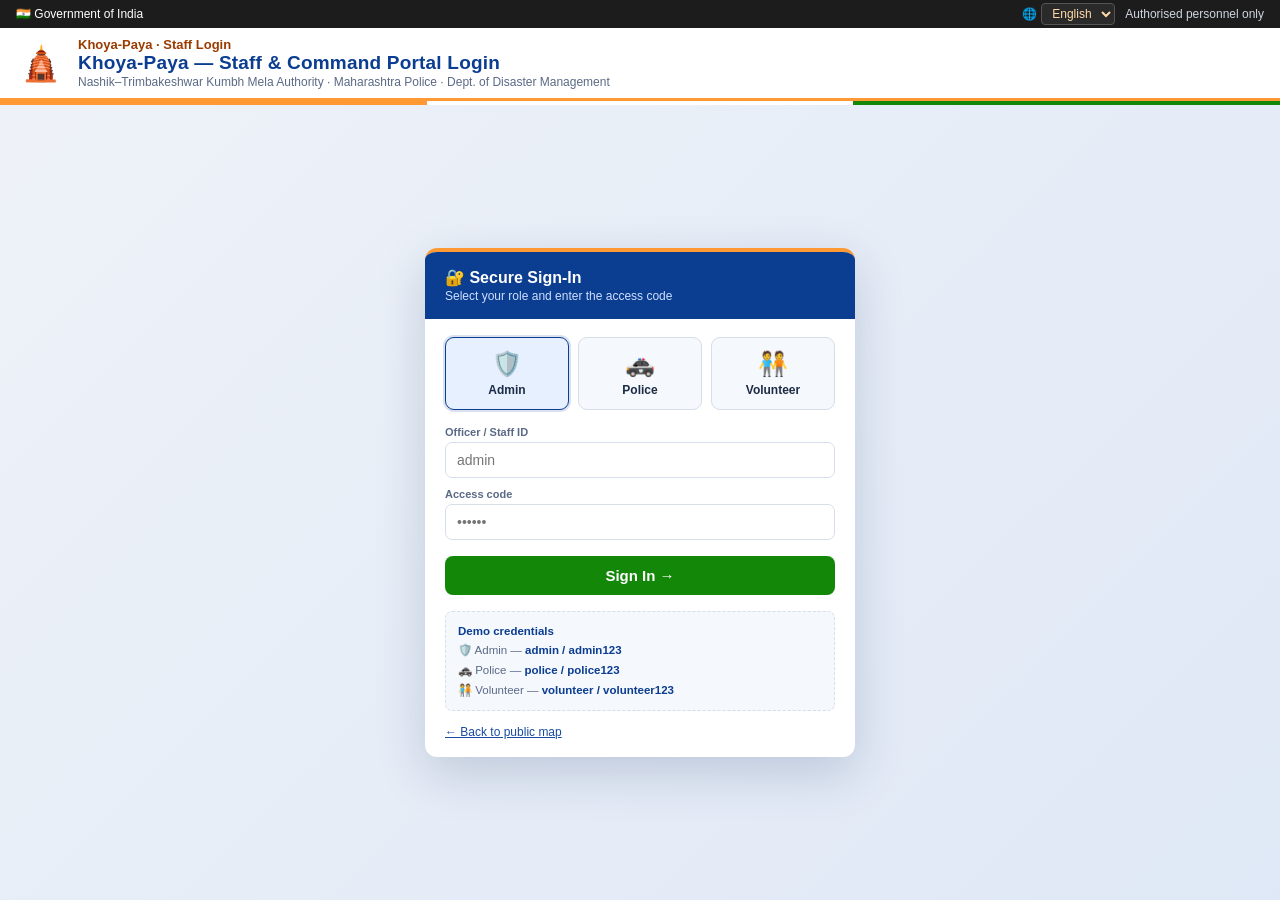
<file: app/web/login.html>
<!DOCTYPE html>
<html lang="en">
<head>
<meta charset="utf-8"/>
<meta name="viewport" content="width=device-width, initial-scale=1"/>
<title>Staff Login | Khoya-Paya Command Center</title>
<link rel="stylesheet" href="style.css"/>
<style>
  body{display:block;overflow:auto}
  .login-wrap{min-height:100vh;display:flex;flex-direction:column}
  .login-body{flex:1;display:grid;place-items:center;padding:30px 16px;
    background:linear-gradient(135deg,#eef2f8,#dfe8f6)}
  .card{width:430px;max-width:94vw;background:#fff;border-radius:12px;overflow:hidden;
    box-shadow:0 16px 50px rgba(11,40,90,.18);border-top:4px solid var(--saffron)}
  .card-head{background:var(--navy);color:#fff;padding:16px 20px}
  .card-head b{font-size:16px}.card-head div{font-size:12px;color:#cfe0ff;margin-top:2px}
  .card-body{padding:18px 20px}
  .roles{display:grid;grid-template-columns:1fr 1fr 1fr;gap:9px;margin-bottom:16px}
  .role{border:1.5px solid var(--line);border-radius:9px;padding:12px 6px;text-align:center;cursor:pointer;
    transition:.15s;background:var(--panel2)}
  .role .ic{font-size:24px}.role .nm{font-size:12px;font-weight:600;margin-top:5px;color:var(--ink)}
  .role.on{border-color:var(--navy);background:#e7f0ff;box-shadow:0 0 0 2px rgba(11,61,145,.15)}
  .lf label{display:block;font-size:11px;color:var(--mut);font-weight:600;margin:10px 0 4px}
  .lf input{width:100%;border:1px solid var(--line);border-radius:7px;padding:9px 11px;font:inherit;font-size:14px}
  .lf input:focus{outline:none;border-color:var(--navy)}
  .signin{width:100%;margin-top:16px;background:var(--green);color:#fff;border:none;border-radius:8px;
    padding:11px;font-size:15px;font-weight:600;cursor:pointer}
  .signin:hover{filter:brightness(1.08)}
  .err{background:#fde7e9;border:1px solid #f3c0c5;color:var(--bad);font-size:12px;padding:8px 11px;
    border-radius:6px;margin-top:12px;display:none}
  .err.show{display:block}
  .demo{margin-top:16px;font-size:11.5px;color:var(--mut);background:var(--panel2);border:1px dashed var(--line);
    border-radius:7px;padding:10px 12px;line-height:1.7}
  .demo b{color:var(--navy)}
  .backlink{display:inline-block;margin-top:14px;font-size:12px}
</style>
</head>
<body>
<div class="login-wrap">
  <div class="gov-strip">
    <div class="l"><span>🇮🇳 <span data-i18n="gov">Government of India</span></span></div>
    <div class="r">
      <span class="lang-wrap">🌐 <select class="langSel" aria-label="Language"></select></span>
      <span data-i18n="lg_authonly">Authorised personnel only</span>
    </div>
  </div>
  <div class="mast">
    <div class="emblem">🛕</div>
    <div class="title">
      <div class="hindi" data-i18n="lg_native">खोया-पाया · कर्मचारी लॉगिन</div>
      <h1 data-i18n="lg_title">Khoya-Paya — Staff &amp; Command Portal Login</h1>
      <div class="org" data-i18n="org">Nashik–Trimbakeshwar Kumbh Mela Authority</div>
    </div>
  </div>
  <div class="tricolor"><i></i><i></i><i></i></div>

  <div class="login-body">
    <div class="card">
      <div class="card-head"><b data-i18n="lg_head">🔐 Secure Sign-In</b><div data-i18n="lg_sub">Select your role and enter the access code</div></div>
      <div class="card-body">
        <div class="roles" id="roles">
          <div class="role on" data-role="admin"><div class="ic">🛡️</div><div class="nm" data-i18n="role_admin">Admin</div></div>
          <div class="role" data-role="police"><div class="ic">🚓</div><div class="nm" data-i18n="role_police">Police</div></div>
          <div class="role" data-role="volunteer"><div class="ic">🧑‍🤝‍🧑</div><div class="nm" data-i18n="role_volunteer">Volunteer</div></div>
        </div>
        <div class="lf">
          <label data-i18n="lg_uid">Officer / Staff ID</label>
          <input type="text" id="uid" placeholder="admin"/>
          <label data-i18n="lg_pwd">Access code</label>
          <input type="password" id="pwd" placeholder="••••••" onkeydown="if(event.key==='Enter')doLogin()"/>
        </div>
        <div class="err" id="err"></div>
        <button class="signin" onclick="doLogin()" data-i18n="lg_signin">Sign In →</button>
        <div class="demo">
          <b data-i18n="lg_demo">Demo credentials</b><br>
          🛡️ Admin — <b>admin / admin123</b><br>
          🚓 Police — <b>police / police123</b><br>
          🧑‍🤝‍🧑 Volunteer — <b>volunteer / volunteer123</b>
        </div>
        <a class="backlink" href="index.html" data-i18n="lg_back">← Back to public map</a>
      </div>
    </div>
  </div>
</div>
<script src="i18n.js"></script>
<script src="auth.js"></script>
</body>
</html>
</file>
<file: app/web/style.css>
/* ===== Government of India portal theme (GIGW-style) ===== */
:root{
  --saffron:#ff9933; --green:#138808; --navy:#0b3d91; --navy2:#13357b;
  --link:#1a4ba0; --ink:#1c2b46; --mut:#5a6a86; --line:#d6deea;
  --bg:#eef2f8; --panel:#ffffff; --panel2:#f5f8fc; --chip:#eef3fb;
  --ok:#1a7f4b; --warn:#b8730a; --bad:#c62330; --acc:#0b3d91;
  --shadow:0 1px 4px rgba(20,40,80,.10);
}
*{box-sizing:border-box}
html,body{margin:0;height:100%;font-family:"Segoe UI",Arial,"Noto Sans",sans-serif;
  background:var(--bg);color:var(--ink);overflow:hidden;font-size:14px}
button{font-family:inherit;cursor:pointer}
a{color:var(--link)}
.app{display:grid;grid-template-rows:auto auto auto 1fr auto;height:100vh}

/* ---- top utility strip ---- */
.gov-strip{display:flex;align-items:center;justify-content:space-between;
  background:#1c1c1c;color:#fff;font-size:12px;padding:3px 16px}
.gov-strip .l{display:flex;gap:14px;align-items:center}
.gov-strip a{color:#ffd9a8;text-decoration:none}
.gov-strip .r{display:flex;gap:10px;align-items:center;color:#cfd6e2}
.gov-strip .a11y span{cursor:pointer;padding:0 4px;border-left:1px solid #555}
.gov-strip .a11y span:first-child{border-left:none}
.lang-wrap{display:inline-flex;align-items:center;gap:4px}
.langSel{background:#2a2a2a;color:#ffd9a8;border:1px solid #555;border-radius:4px;
  padding:2px 6px;font-size:12px;font-family:inherit;cursor:pointer;outline:none}
.langSel:focus{border-color:var(--saffron)}

/* ---- masthead ---- */
.mast{display:flex;align-items:center;gap:14px;background:#fff;padding:9px 18px;
  border-bottom:3px solid var(--saffron)}
.emblem{width:46px;height:46px;display:grid;place-items:center;font-size:34px;line-height:1}
.mast .title{flex:1}
.mast h1{margin:0;font-size:19px;color:var(--navy);letter-spacing:.2px}
.mast .hindi{font-size:13px;color:#9a3b00;font-weight:600}
.mast .org{font-size:12px;color:var(--mut);margin-top:1px}
.mast .seal{display:flex;align-items:center;gap:10px}
.mast .seal .badge-img{width:44px;height:44px;border-radius:50%;background:linear-gradient(135deg,var(--navy),#1f5fd0);
  display:grid;place-items:center;color:#fff;font-size:22px;box-shadow:var(--shadow)}
.mast .seal small{font-size:10px;color:var(--mut);max-width:120px;line-height:1.3}
.tricolor{height:4px;display:flex}
.tricolor i{flex:1}.tricolor i:nth-child(1){background:var(--saffron)}
.tricolor i:nth-child(2){background:#fff}.tricolor i:nth-child(3){background:var(--green)}

/* ---- nav bar ---- */
.navbar{display:flex;align-items:center;gap:2px;background:var(--navy);padding:0 12px;flex-wrap:wrap}
.navbar a{color:#dce6fb;text-decoration:none;font-size:13px;padding:9px 13px;font-weight:500}
.navbar a.active,.navbar a:hover{background:rgba(255,255,255,.12);color:#fff}
.navbar .spacer{flex:1}
.navbar .live{display:flex;align-items:center;gap:7px;color:#bfe3cf;font-size:12px;padding-right:6px}
.navbar .dot{width:9px;height:9px;border-radius:50%;background:#37d27e;
  animation:pulse 1.8s infinite}
@keyframes pulse{0%{box-shadow:0 0 0 0 rgba(55,210,126,.6)}70%{box-shadow:0 0 0 8px rgba(55,210,126,0)}100%{box-shadow:0 0 0 0 rgba(55,210,126,0)}}

/* ---- KPI ribbon ---- */
.kpis{display:flex;gap:0;background:var(--panel2);border-bottom:1px solid var(--line)}
.kpi{flex:1;padding:7px 14px;border-right:1px solid var(--line);display:flex;flex-direction:column}
.kpi .v{font-size:20px;font-weight:700;line-height:1;color:var(--navy)}
.kpi .l{font-size:10.5px;color:var(--mut);text-transform:uppercase;letter-spacing:.5px;margin-top:3px}
.kpi.ok .v{color:var(--ok)} .kpi.bad .v{color:var(--bad)} .kpi.acc .v{color:var(--link)}

/* ---- layout ---- */
.main{display:grid;grid-template-columns:300px 1fr 366px;height:100%;overflow:hidden}
.sidebar,.cmd{background:var(--panel);overflow-y:auto;border-right:1px solid var(--line)}
.cmd{border-right:none;border-left:1px solid var(--line)}
#map{height:100%;width:100%;background:#dde6f2}
.sec{padding:12px 14px;border-bottom:1px solid var(--line)}
.sec h3{margin:0 0 10px;font-size:11px;letter-spacing:.7px;color:#fff;text-transform:uppercase;
  display:flex;align-items:center;gap:7px;background:var(--navy);padding:6px 10px;border-radius:4px}
.sec h3 .ic{font-size:13px}

/* filters */
.field{margin-bottom:9px}
.field label{display:block;font-size:11px;color:var(--mut);margin-bottom:4px;font-weight:600}
select,input[type=text]{width:100%;background:#fff;color:var(--ink);
  border:1px solid var(--line);border-radius:5px;padding:7px 9px;font-size:13px;outline:none}
select:focus,input:focus{border-color:var(--navy);box-shadow:0 0 0 2px rgba(11,61,145,.15)}
.toggles{display:flex;flex-direction:column;gap:6px}
.tg{display:flex;align-items:center;justify-content:space-between;background:var(--panel2);
  border:1px solid var(--line);border-radius:5px;padding:7px 10px;font-size:12.5px;cursor:pointer}
.tg .sw{width:34px;height:18px;border-radius:10px;background:#c3ccdc;position:relative;transition:.2s}
.tg .sw::after{content:"";position:absolute;top:2px;left:2px;width:14px;height:14px;border-radius:50%;
  background:#fff;transition:.2s;box-shadow:0 1px 2px rgba(0,0,0,.3)}
.tg.on{background:#e9f0fc;border-color:#b9cdf0} .tg.on .sw{background:var(--green)} .tg.on .sw::after{left:18px}
.tg .swatch{width:11px;height:11px;border-radius:3px;margin-right:7px;display:inline-block;vertical-align:middle}

/* case list */
.count{font-size:11px;color:#cfe0c4;font-weight:400;margin-left:auto}
.caselist{display:flex;flex-direction:column}
.case{padding:9px 14px;border-bottom:1px solid var(--line);cursor:pointer;transition:.12s}
.case:hover{background:#f0f5fd}
.case.active{background:#e7f0ff;border-left:4px solid var(--navy)}
.case .top{display:flex;justify-content:space-between;align-items:center;gap:8px}
.case .nm{font-size:13px;font-weight:600;color:var(--navy)}
.case .meta{font-size:11px;color:var(--mut);margin-top:2px}
.badge{font-size:9px;padding:2px 7px;border-radius:3px;font-weight:700;text-transform:uppercase;letter-spacing:.4px;white-space:nowrap}
.b-Reunited{background:#e3f5ea;color:var(--ok);border:1px solid #b6e2c6}
.b-Unresolved{background:#fde7e9;color:var(--bad);border:1px solid #f3c0c5}
.b-Pending{background:#fdf1dd;color:var(--warn);border:1px solid #f1d59c}
.b-Transferred{background:#e6eefb;color:var(--link);border:1px solid #c0d4f3}

/* command center */
.cmd .empty{padding:40px 22px;text-align:center;color:var(--mut)}
.cmd .empty .big{font-size:42px;opacity:.5;margin-bottom:12px}
.cc-head{padding:15px 16px;background:linear-gradient(135deg,#0b3d91,#1f5fd0);color:#fff;border-bottom:3px solid var(--saffron)}
.cc-head .nm{font-size:18px;font-weight:700}
.cc-head .sub{font-size:12px;color:#cfe0ff;margin-top:3px}
.cc-tags{display:flex;flex-wrap:wrap;gap:6px;margin-top:10px}
.tag{font-size:10.5px;background:rgba(255,255,255,.16);border:1px solid rgba(255,255,255,.25);
  padding:3px 9px;border-radius:3px;color:#fff}
.cc-head .badge{vertical-align:middle}
.risk-ring{float:right;width:62px;height:62px;border-radius:50%;display:grid;place-items:center;
  font-weight:800;font-size:18px;margin-left:10px}
.block{padding:13px 16px;border-bottom:1px solid var(--line)}
.block h4{margin:0 0 9px;font-size:11px;letter-spacing:.6px;text-transform:uppercase;color:var(--navy);
  display:flex;align-items:center;gap:7px;border-left:3px solid var(--saffron);padding-left:7px}
.rank{display:flex;align-items:center;gap:10px;margin-bottom:7px}
.rank .n{width:20px;height:20px;border-radius:4px;background:var(--navy);display:grid;place-items:center;
  font-size:11px;font-weight:700;color:#fff}
.rank .lab{flex:1;font-size:12.5px}
.rank .lab small{display:block;color:var(--mut);font-size:10px}
.bar{height:7px;border-radius:4px;background:#e3e9f3;overflow:hidden;margin-top:4px}
.bar > i{display:block;height:100%;background:linear-gradient(90deg,var(--saffron),var(--green))}
.pct{font-size:12px;font-weight:700;color:var(--navy);width:38px;text-align:right}
.cam{display:flex;align-items:center;gap:8px;font-size:12px;padding:5px 8px;background:var(--panel2);
  border:1px solid var(--line);border-radius:5px;margin-bottom:6px;cursor:pointer}
.cam:hover{border-color:var(--navy)}
.cam .id{font-weight:700;color:var(--navy)} .cam .d{margin-left:auto;color:var(--mut)}
.route{display:flex;flex-direction:column}
.route .step{display:flex;gap:10px;align-items:flex-start}
.route .step .ico{width:24px;height:24px;border-radius:50%;background:var(--chip);border:1px solid var(--line);
  display:grid;place-items:center;font-size:12px;flex:none;z-index:2}
.route .step .ln{position:relative}
.route .step:not(:last-child) .ln::after{content:"";position:absolute;left:11px;top:24px;bottom:-6px;width:2px;background:var(--line)}
.route .step .tx{padding-bottom:13px;font-size:12.5px}
.route .step .tx small{display:block;color:var(--mut);font-size:10.5px}
.kv{display:flex;justify-content:space-between;font-size:12.5px;padding:4px 0;border-bottom:1px dotted #e3e9f3}
.kv span:first-child{color:var(--mut)}
.simcase{font-size:12px;padding:6px 8px;border-radius:5px;background:var(--panel2);border:1px solid var(--line);
  margin-bottom:6px;cursor:pointer}.simcase:hover{border-color:var(--navy)}
.simcase .d{color:var(--mut);font-size:10.5px}
.alert{background:#fdece1;border:1px solid #f3c39c;border-left:4px solid var(--saffron);border-radius:4px;
  padding:9px 11px;font-size:12px;color:#8a3b00}

/* leaflet tweaks (light) */
.leaflet-popup-content-wrapper{background:#fff;color:var(--ink);border:1px solid var(--line);border-radius:6px}
.leaflet-popup-tip{background:#fff}
.leaflet-popup-content{margin:10px 13px;font-size:12.5px}
.leaflet-container{font-family:inherit}
.pin-pop b{color:var(--navy)}
.leaflet-tooltip{background:#fff;color:var(--ink);border:1px solid var(--line);border-radius:5px;
  box-shadow:var(--shadow);font-size:12px;padding:4px 8px;font-weight:500}
.leaflet-tooltip b{color:var(--navy)}
.leaflet-tooltip-top:before{border-top-color:var(--line)}
.zone-tip{border-left:3px solid var(--saffron)}
.legend{position:absolute;bottom:18px;left:12px;background:rgba(255,255,255,.95);border:1px solid var(--line);
  border-radius:6px;padding:9px 12px;font-size:11px;z-index:600;box-shadow:var(--shadow)}
.legend .row{display:flex;align-items:center;gap:7px;margin:3px 0}
.legend .sw{width:11px;height:11px;border-radius:3px}

/* footer */
.gov-foot{background:var(--navy2);color:#cdd8ee;font-size:11.5px;padding:7px 18px;
  display:flex;justify-content:space-between;align-items:center;gap:12px;flex-wrap:wrap}
.gov-foot a{color:#ffd9a8;text-decoration:none}
.gov-foot .links{display:flex;gap:14px;flex-wrap:wrap}

::-webkit-scrollbar{width:9px}::-webkit-scrollbar-thumb{background:#c3ccdc;border-radius:5px}
::-webkit-scrollbar-track{background:transparent}

/* ---- navbar action buttons ---- */
.navbtn{border:none;border-radius:5px;font-size:12.5px;font-weight:600;padding:7px 13px;margin:5px 4px;color:#fff}
.navbtn.report{background:var(--saffron);color:#3a2200}
.navbtn.report:hover{filter:brightness(1.07)}
.navbtn.login{background:transparent;border:1px solid #5b86d6;color:#dce6fb;text-decoration:none;
  display:inline-block;line-height:normal}
.navbtn.login:hover{background:rgba(255,255,255,.12)}
.navbtn.yolo{background:#1d4fb0;border:1px solid #5b86d6}
.navbtn.yolo.on{background:var(--bad);border-color:#f3a0a8;animation:yglow 1.6s infinite}
@keyframes yglow{0%,100%{box-shadow:0 0 0 0 rgba(198,35,48,.5)}50%{box-shadow:0 0 8px 2px rgba(198,35,48,.6)}}

/* ---- volunteer markers ---- */
.vol-ico{font-size:17px;filter:drop-shadow(0 1px 2px rgba(0,0,0,.4))}

/* ---- dispatch log (inside command center) ---- */
.dispatch{display:flex;flex-direction:column;gap:6px}
.disp{display:flex;gap:8px;align-items:flex-start;font-size:12px;background:var(--panel2);
  border:1px solid var(--line);border-left:3px solid var(--green);border-radius:4px;padding:6px 9px;
  animation:slidein .35s ease}
.disp.pending{border-left-color:var(--warn);opacity:.65}
.disp .t{margin-left:auto;color:var(--mut);font-size:10px;white-space:nowrap}
.disp b{color:var(--navy)}
@keyframes slidein{from{transform:translateX(12px);opacity:0}to{transform:none;opacity:1}}

/* ---- YOLO feed panel ---- */
.yolo-panel{position:fixed;right:0;bottom:0;width:360px;max-height:46vh;background:#0f1626;color:#e6edf7;
  border:1px solid #2a3a5c;border-right:none;border-bottom:none;border-radius:10px 0 0 0;z-index:1500;
  display:none;flex-direction:column;box-shadow:-4px -4px 24px rgba(0,0,0,.4)}
.yolo-panel.show{display:flex}
.yolo-head{display:flex;align-items:center;gap:9px;padding:9px 12px;background:#14213b;
  border-bottom:1px solid #2a3a5c;border-radius:10px 0 0 0;font-size:13px;font-weight:600}
.yolo-stat{font-size:10px;padding:2px 8px;border-radius:10px;background:#33405e;letter-spacing:.5px}
.yolo-stat.live{background:#c62330;animation:pulse 1.4s infinite}
.yolo-x{margin-left:auto;cursor:pointer;color:#9fb0cf}
.yolo-feed{overflow-y:auto;padding:9px;display:flex;flex-direction:column;gap:7px}
.yolo-hint{font-size:11.5px;color:#9fb0cf;line-height:1.6;padding:6px}
.det{background:#16213b;border:1px solid #2a3a5c;border-radius:6px;padding:8px 10px;font-size:12px;
  animation:slidein .3s ease}
.det.hi{border-color:#e0a93a;box-shadow:0 0 0 1px rgba(224,169,58,.4)}
.det .dh{display:flex;align-items:center;gap:7px;margin-bottom:3px}
.det .cam{background:none;border:none;padding:0;margin:0;color:#7fb0ff;font-weight:700}
.det .conf{margin-left:auto;font-weight:700}
.det .conf.hi{color:#ffcf66}.det .conf.lo{color:#8fa3c4}
.det .attrs{color:#b9c6df;font-size:11px}
.det .acts{display:flex;gap:6px;margin-top:6px}
.det button{font-size:10.5px;padding:3px 9px;border-radius:4px;border:1px solid #34527e;
  background:#1c2c4c;color:#cfe0ff}
.det button.rev{background:#1d4fb0;border-color:#3f74d6;color:#fff}

/* ---- modal ---- */
.modal-bg{position:fixed;inset:0;background:rgba(12,22,46,.55);z-index:2000;display:none;
  align-items:center;justify-content:center;backdrop-filter:blur(2px)}
.modal-bg.show{display:flex}
.modal{width:620px;max-width:94vw;max-height:90vh;background:#fff;border-radius:10px;overflow:hidden;
  display:flex;flex-direction:column;box-shadow:0 18px 60px rgba(0,0,0,.4);border-top:4px solid var(--saffron)}
.modal-head{display:flex;align-items:center;justify-content:space-between;padding:13px 16px;
  background:var(--navy);color:#fff}
.modal-sub{font-size:11.5px;color:#cfe0ff;margin-top:2px}
.modal-x{cursor:pointer;font-size:16px}
.modal-body{padding:14px 16px;overflow-y:auto}
.modal-foot{display:flex;gap:10px;justify-content:flex-end;padding:12px 16px;border-top:1px solid var(--line);
  background:var(--panel2)}
.btn{border:none;border-radius:6px;font-size:13px;font-weight:600;padding:9px 15px;cursor:pointer}
.btn.primary{background:var(--green);color:#fff}.btn.primary:hover{filter:brightness(1.08)}
.btn.ghost{background:#fff;border:1px solid var(--navy);color:var(--navy)}
.btn.ghost:hover{background:#eef3fb}
.btn:disabled{opacity:.5;cursor:not-allowed}
/* voice agent bar */
.voicebar{display:flex;align-items:center;gap:10px;background:linear-gradient(135deg,#eef4ff,#e3ecfb);
  border:1px solid #c7d7f2;border-radius:9px;padding:9px 11px;margin-bottom:8px}
.vbtn{background:var(--navy);color:#fff;border:none;border-radius:7px;padding:8px 13px;font-size:13px;
  font-weight:600;cursor:pointer}.vbtn:hover{filter:brightness(1.1)}.vbtn:disabled{opacity:.5;cursor:not-allowed}
.vbtn.stop{background:var(--bad)}
.vbtn.ai{background:linear-gradient(135deg,#7c5cff,#0b3d91)}
.vbtn.ai:hover{filter:brightness(1.1)}
.vstatus{flex:1;font-size:12px;color:var(--navy);font-weight:500}
.vmic{font-size:20px;opacity:.4;transition:.2s}
.vmic.on{opacity:1}
.vmic.live{color:var(--bad);animation:micpulse 1s infinite}
@keyframes micpulse{0%,100%{transform:scale(1)}50%{transform:scale(1.25)}}
.vtranscript{min-height:0;font-size:12.5px;color:var(--ink);background:#fff;border:1px dashed var(--line);
  border-radius:7px;padding:0 10px;margin-bottom:8px;line-height:1.6;empty-cells:hide}
.vtranscript:empty{display:none}
.vtranscript:not(:empty){padding:7px 10px}
.frm-row{display:flex;gap:10px}.frm-f{flex:1;margin-bottom:10px}.frm-f.sm{flex:.6}
.frm-f label{display:block;font-size:11px;color:var(--mut);font-weight:600;margin-bottom:4px}
.frm-f textarea{width:100%;border:1px solid var(--line);border-radius:5px;padding:7px 9px;font:inherit;font-size:13px;resize:vertical}
.frm-f textarea:focus{outline:none;border-color:var(--navy)}
#dupZone{margin-top:6px}
.dup-head{font-size:12px;font-weight:700;margin:8px 0 7px;display:flex;align-items:center;gap:8px}
.dup-head .pill{font-size:10px;padding:2px 8px;border-radius:10px}
.pill.warn{background:#fdf1dd;color:var(--warn);border:1px solid #f1d59c}
.pill.ok{background:#e3f5ea;color:var(--ok);border:1px solid #b6e2c6}
.dup{display:flex;gap:10px;align-items:center;border:1px solid var(--line);border-radius:6px;
  padding:8px 10px;margin-bottom:7px}
.dup.high{border-color:#f1b6bc;background:#fdf3f4}
.dup .score{width:46px;height:46px;border-radius:50%;display:grid;place-items:center;font-weight:800;
  font-size:13px;flex:none;color:#fff}
.dup .info{flex:1;font-size:12px}.dup .info b{color:var(--navy)}
.dup .info .d{color:var(--mut);font-size:11px}
.dup .why{font-size:10.5px;color:var(--mut);margin-top:2px}
</file>
